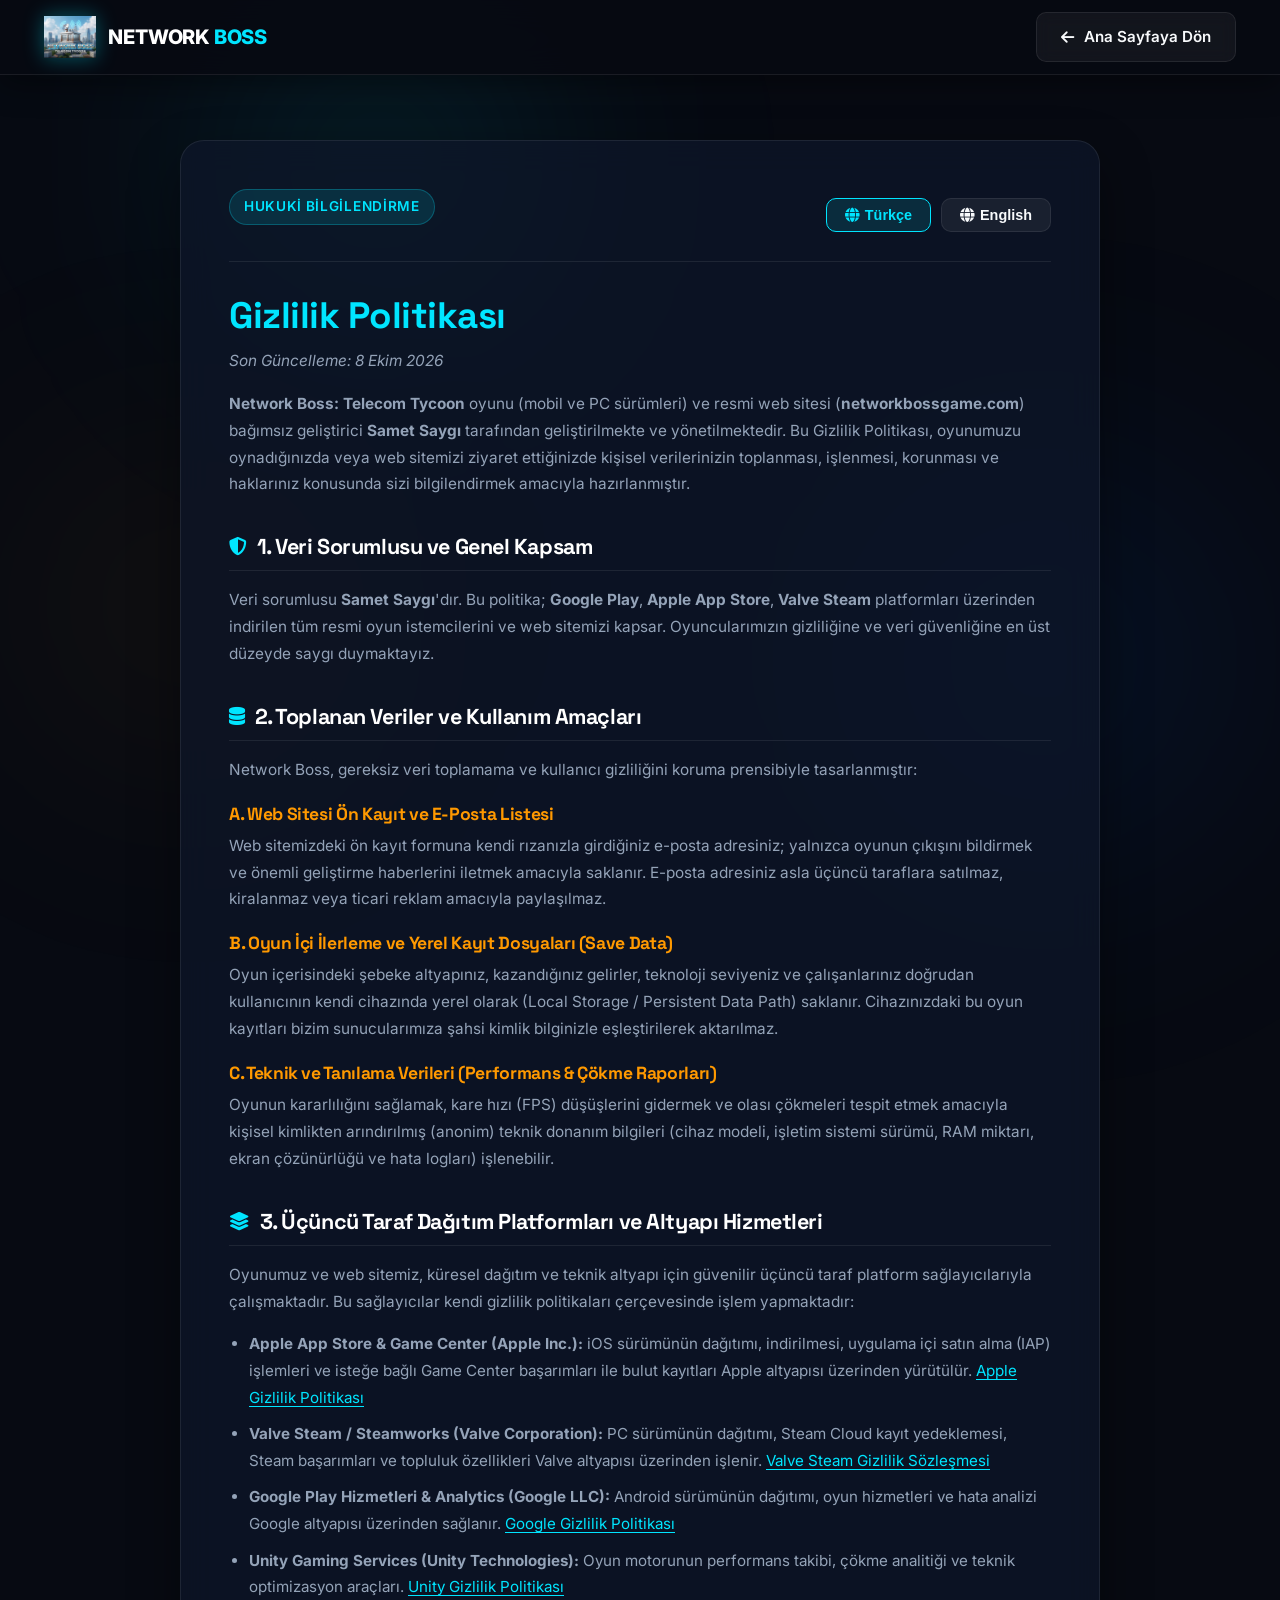
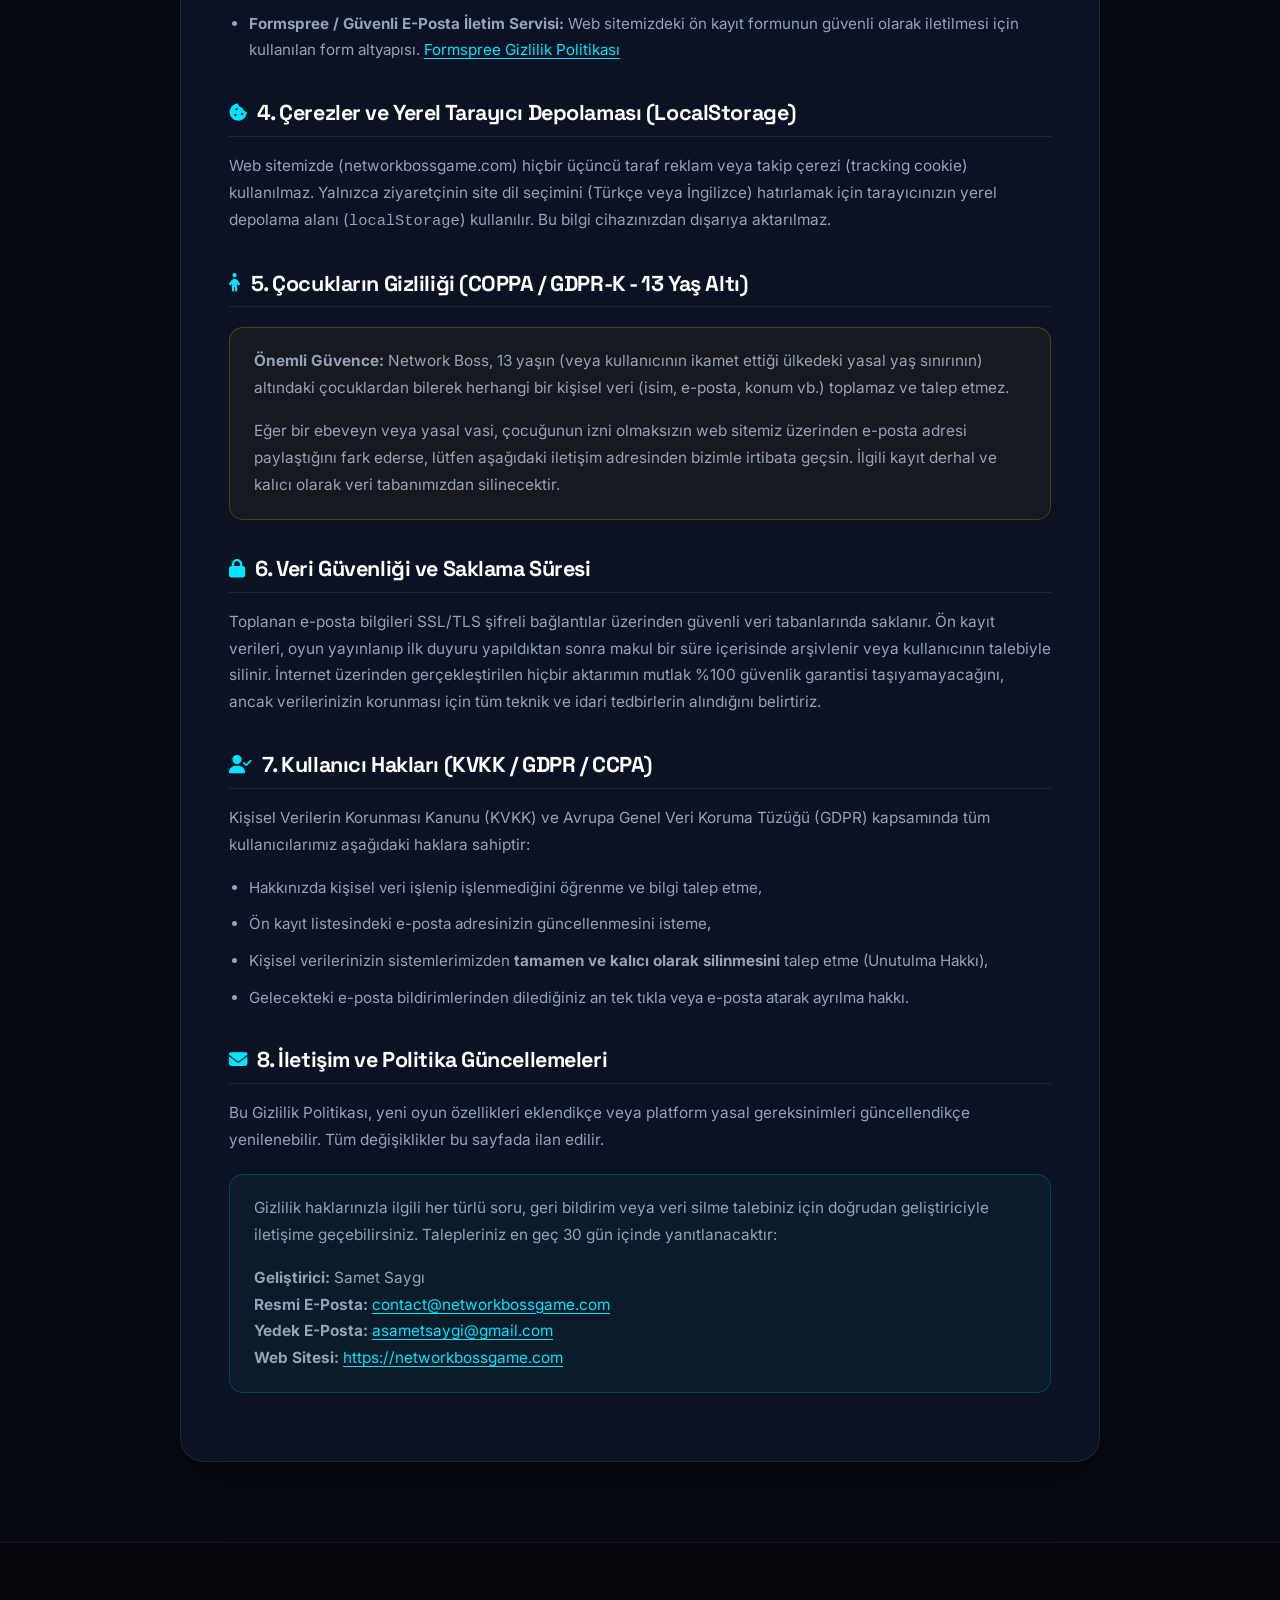
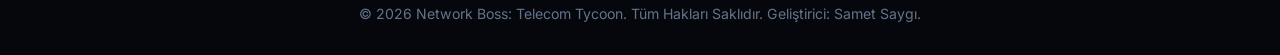
<file: privacy.html>
<!DOCTYPE html>
<html lang="tr">
<head>
    <meta charset="UTF-8">
    <meta name="viewport" content="width=device-width, initial-scale=1.0">
    <title id="pageTitle">Gizlilik Politikası | Network Boss: Telecom Tycoon</title>
    <link rel="icon" type="image/png" sizes="32x32" href="assets/img/favicon-32.png">
    
    <!-- Google Fonts -->
    <link rel="preconnect" href="https://fonts.googleapis.com">
    <link rel="preconnect" href="https://fonts.gstatic.com" crossorigin>
    <link href="https://fonts.googleapis.com/css2?family=Inter:wght@400;500;600;700;800&family=Space+Grotesk:wght@500;600;700;800&display=swap" rel="stylesheet">
    <link rel="stylesheet" href="https://cdnjs.cloudflare.com/ajax/libs/font-awesome/6.5.1/css/all.min.css">
    
    <!-- Stylesheet -->
    <link rel="stylesheet" href="assets/css/style.css?v=2.4">
    
    <style>
        .privacy-page {
            padding: 140px 0 80px;
            min-height: 100vh;
        }
        .privacy-card {
            background: var(--bg-card);
            border: 1px solid var(--border-glass);
            border-radius: 24px;
            padding: 48px;
            backdrop-filter: blur(16px);
            max-width: 920px;
            margin: 0 auto;
            box-shadow: 0 20px 50px rgba(0, 0, 0, 0.4);
        }
        .privacy-nav {
            display: flex;
            justify-content: space-between;
            align-items: center;
            margin-bottom: 32px;
            padding-bottom: 20px;
            border-bottom: 1px solid var(--border-glass);
            flex-wrap: wrap;
            gap: 16px;
        }
        .privacy-card h1 {
            font-size: 2.3rem;
            margin-bottom: 10px;
            color: var(--primary-cyan);
            letter-spacing: -0.5px;
        }
        .privacy-card h2 {
            font-size: 1.35rem;
            margin-top: 36px;
            margin-bottom: 16px;
            color: #fff;
            border-bottom: 1px solid var(--border-glass);
            padding-bottom: 10px;
            display: flex;
            align-items: center;
            gap: 10px;
        }
        .privacy-card h2 i {
            color: var(--primary-cyan);
            font-size: 1.15rem;
        }
        .privacy-card h3 {
            font-size: 1.1rem;
            margin-top: 20px;
            margin-bottom: 8px;
            color: var(--amber-copper);
        }
        .privacy-card p {
            color: var(--text-muted);
            margin-bottom: 16px;
            line-height: 1.75;
            font-size: 0.96rem;
        }
        .privacy-card ul {
            margin-left: 20px;
            margin-bottom: 22px;
            color: var(--text-muted);
            line-height: 1.75;
        }
        .privacy-card li {
            margin-bottom: 10px;
            font-size: 0.95rem;
        }
        .privacy-card a {
            color: var(--primary-cyan);
            text-decoration: underline;
            text-underline-offset: 3px;
            transition: var(--transition-fast);
        }
        .privacy-card a:hover {
            color: #fff;
        }
        .privacy-box {
            background: rgba(0, 240, 255, 0.04);
            border: 1px solid rgba(0, 240, 255, 0.18);
            border-radius: 14px;
            padding: 20px 24px;
            margin: 20px 0;
        }
        .privacy-box.warning {
            background: rgba(245, 158, 11, 0.05);
            border-color: rgba(245, 158, 11, 0.25);
        }
        .privacy-box p:last-child {
            margin-bottom: 0;
        }
        .lang-pills {
            display: flex;
            gap: 10px;
        }
        .lang-pill-btn {
            background: rgba(255, 255, 255, 0.06);
            border: 1px solid var(--border-glass);
            color: var(--text-main);
            padding: 8px 18px;
            border-radius: 10px;
            cursor: pointer;
            font-weight: 700;
            font-size: 0.9rem;
            transition: var(--transition-fast);
            display: inline-flex;
            align-items: center;
            gap: 6px;
        }
        .lang-pill-btn.active, .lang-pill-btn:hover {
            background: var(--primary-cyan-dim);
            border-color: var(--primary-cyan);
            color: var(--primary-cyan);
        }
        .policy-section {
            display: none;
            animation: fadeIn 0.3s ease;
        }
        .policy-section.active {
            display: block;
        }
        @keyframes fadeIn {
            from { opacity: 0; transform: translateY(6px); }
            to { opacity: 1; transform: translateY(0); }
        }
        @media (max-width: 768px) {
            .privacy-card {
                padding: 28px 20px;
            }
            .privacy-card h1 {
                font-size: 1.8rem;
            }
        }
    </style>
</head>
<body>

    <!-- Ambient Glows -->
    <div class="bg-ambient-glow ambient-1"></div>
    <div class="bg-ambient-glow ambient-2"></div>
    <div class="bg-ambient-glow ambient-3"></div>

    <!-- Header -->
    <header class="header scrolled">
        <div class="container nav-container">
            <a href="index.html" class="logo-group">
                <img src="assets/img/network-boss-main-logo.webp" alt="Network Boss Logo" class="nav-logo-img">
                <span class="nav-brand-title">NETWORK <span>BOSS</span></span>
            </a>
            <div class="nav-actions">
                <a href="index.html" class="btn btn-secondary" id="btnBackHome">
                    <i class="fas fa-arrow-left"></i> <span>Ana Sayfaya Dön</span>
                </a>
            </div>
        </div>
    </header>

    <main class="privacy-page">
        <div class="container">
            <div class="privacy-card">
                <div class="privacy-nav">
                    <div>
                        <span class="badge" id="legalBadge">HUKUKİ BİLGİLENDİRME</span>
                    </div>
                    <div class="lang-pills">
                        <button type="button" class="lang-pill-btn active" id="btnPolicyTr">
                            <i class="fas fa-globe"></i> Türkçe
                        </button>
                        <button type="button" class="lang-pill-btn" id="btnPolicyEn">
                            <i class="fas fa-globe"></i> English
                        </button>
                    </div>
                </div>

                <!-- ========================================================
                     TURKISH PRIVACY POLICY
                     ======================================================== -->
                <div class="policy-section active" id="policyTr">
                    <h1>Gizlilik Politikası</h1>
                    <p><em>Son Güncelleme: 8 Ekim 2026</em></p>
                    <p><strong>Network Boss: Telecom Tycoon</strong> oyunu (mobil ve PC sürümleri) ve resmi web sitesi (<strong>networkbossgame.com</strong>) bağımsız geliştirici <strong>Samet Saygı</strong> tarafından geliştirilmekte ve yönetilmektedir. Bu Gizlilik Politikası, oyunumuzu oynadığınızda veya web sitemizi ziyaret ettiğinizde kişisel verilerinizin toplanması, işlenmesi, korunması ve haklarınız konusunda sizi bilgilendirmek amacıyla hazırlanmıştır.</p>

                    <h2><i class="fas fa-shield-halved"></i> 1. Veri Sorumlusu ve Genel Kapsam</h2>
                    <p>Veri sorumlusu <strong>Samet Saygı</strong>'dır. Bu politika; <strong>Google Play</strong>, <strong>Apple App Store</strong>, <strong>Valve Steam</strong> platformları üzerinden indirilen tüm resmi oyun istemcilerini ve web sitemizi kapsar. Oyuncularımızın gizliliğine ve veri güvenliğine en üst düzeyde saygı duymaktayız.</p>

                    <h2><i class="fas fa-database"></i> 2. Toplanan Veriler ve Kullanım Amaçları</h2>
                    <p>Network Boss, gereksiz veri toplamama ve kullanıcı gizliliğini koruma prensibiyle tasarlanmıştır:</p>
                    
                    <h3>A. Web Sitesi Ön Kayıt ve E-Posta Listesi</h3>
                    <p>Web sitemizdeki ön kayıt formuna kendi rızanızla girdiğiniz e-posta adresiniz; yalnızca oyunun çıkışını bildirmek ve önemli geliştirme haberlerini iletmek amacıyla saklanır. E-posta adresiniz asla üçüncü taraflara satılmaz, kiralanmaz veya ticari reklam amacıyla paylaşılmaz.</p>

                    <h3>B. Oyun İçi İlerleme ve Yerel Kayıt Dosyaları (Save Data)</h3>
                    <p>Oyun içerisindeki şebeke altyapınız, kazandığınız gelirler, teknoloji seviyeniz ve çalışanlarınız doğrudan kullanıcının kendi cihazında yerel olarak (Local Storage / Persistent Data Path) saklanır. Cihazınızdaki bu oyun kayıtları bizim sunucularımıza şahsi kimlik bilginizle eşleştirilerek aktarılmaz.</p>

                    <h3>C. Teknik ve Tanılama Verileri (Performans & Çökme Raporları)</h3>
                    <p>Oyunun kararlılığını sağlamak, kare hızı (FPS) düşüşlerini gidermek ve olası çökmeleri tespit etmek amacıyla kişisel kimlikten arındırılmış (anonim) teknik donanım bilgileri (cihaz modeli, işletim sistemi sürümü, RAM miktarı, ekran çözünürlüğü ve hata logları) işlenebilir.</p>

                    <h2><i class="fas fa-layer-group"></i> 3. Üçüncü Taraf Dağıtım Platformları ve Altyapı Hizmetleri</h2>
                    <p>Oyunumuz ve web sitemiz, küresel dağıtım ve teknik altyapı için güvenilir üçüncü taraf platform sağlayıcılarıyla çalışmaktadır. Bu sağlayıcılar kendi gizlilik politikaları çerçevesinde işlem yapmaktadır:</p>
                    <ul>
                        <li>
                            <strong>Apple App Store & Game Center (Apple Inc.):</strong> iOS sürümünün dağıtımı, indirilmesi, uygulama içi satın alma (IAP) işlemleri ve isteğe bağlı Game Center başarımları ile bulut kayıtları Apple altyapısı üzerinden yürütülür. 
                            <a href="https://www.apple.com/legal/privacy/" target="_blank" rel="noopener noreferrer">Apple Gizlilik Politikası</a>
                        </li>
                        <li>
                            <strong>Valve Steam / Steamworks (Valve Corporation):</strong> PC sürümünün dağıtımı, Steam Cloud kayıt yedeklemesi, Steam başarımları ve topluluk özellikleri Valve altyapısı üzerinden işlenir.
                            <a href="https://store.steampowered.com/privacy_agreement/" target="_blank" rel="noopener noreferrer">Valve Steam Gizlilik Sözleşmesi</a>
                        </li>
                        <li>
                            <strong>Google Play Hizmetleri & Analytics (Google LLC):</strong> Android sürümünün dağıtımı, oyun hizmetleri ve hata analizi Google altyapısı üzerinden sağlanır.
                            <a href="https://policies.google.com/privacy" target="_blank" rel="noopener noreferrer">Google Gizlilik Politikası</a>
                        </li>
                        <li>
                            <strong>Unity Gaming Services (Unity Technologies):</strong> Oyun motorunun performans takibi, çökme analitiği ve teknik optimizasyon araçları.
                            <a href="https://unity.com/legal/privacy-policy" target="_blank" rel="noopener noreferrer">Unity Gizlilik Politikası</a>
                        </li>
                        <li>
                            <strong>Formspree / Güvenli E-Posta İletim Servisi:</strong> Web sitemizdeki ön kayıt formunun güvenli olarak iletilmesi için kullanılan form altyapısı.
                            <a href="https://formspree.io/legal/privacy-policy" target="_blank" rel="noopener noreferrer">Formspree Gizlilik Politikası</a>
                        </li>
                    </ul>

                    <h2><i class="fas fa-cookie-bite"></i> 4. Çerezler ve Yerel Tarayıcı Depolaması (LocalStorage)</h2>
                    <p>Web sitemizde (networkbossgame.com) hiçbir üçüncü taraf reklam veya takip çerezi (tracking cookie) kullanılmaz. Yalnızca ziyaretçinin site dil seçimini (Türkçe veya İngilizce) hatırlamak için tarayıcınızın yerel depolama alanı (<code>localStorage</code>) kullanılır. Bu bilgi cihazınızdan dışarıya aktarılmaz.</p>

                    <h2><i class="fas fa-child"></i> 5. Çocukların Gizliliği (COPPA / GDPR-K - 13 Yaş Altı)</h2>
                    <div class="privacy-box warning">
                        <p><strong>Önemli Güvence:</strong> Network Boss, 13 yaşın (veya kullanıcının ikamet ettiği ülkedeki yasal yaş sınırının) altındaki çocuklardan bilerek herhangi bir kişisel veri (isim, e-posta, konum vb.) toplamaz ve talep etmez.</p>
                        <p>Eğer bir ebeveyn veya yasal vasi, çocuğunun izni olmaksızın web sitemiz üzerinden e-posta adresi paylaştığını fark ederse, lütfen aşağıdaki iletişim adresinden bizimle irtibata geçsin. İlgili kayıt derhal ve kalıcı olarak veri tabanımızdan silinecektir.</p>
                    </div>

                    <h2><i class="fas fa-lock"></i> 6. Veri Güvenliği ve Saklama Süresi</h2>
                    <p>Toplanan e-posta bilgileri SSL/TLS şifreli bağlantılar üzerinden güvenli veri tabanlarında saklanır. Ön kayıt verileri, oyun yayınlanıp ilk duyuru yapıldıktan sonra makul bir süre içerisinde arşivlenir veya kullanıcının talebiyle silinir. İnternet üzerinden gerçekleştirilen hiçbir aktarımın mutlak %100 güvenlik garantisi taşıyamayacağını, ancak verilerinizin korunması için tüm teknik ve idari tedbirlerin alındığını belirtiriz.</p>

                    <h2><i class="fas fa-user-check"></i> 7. Kullanıcı Hakları (KVKK / GDPR / CCPA)</h2>
                    <p>Kişisel Verilerin Korunması Kanunu (KVKK) ve Avrupa Genel Veri Koruma Tüzüğü (GDPR) kapsamında tüm kullanıcılarımız aşağıdaki haklara sahiptir:</p>
                    <ul>
                        <li>Hakkınızda kişisel veri işlenip işlenmediğini öğrenme ve bilgi talep etme,</li>
                        <li>Ön kayıt listesindeki e-posta adresinizin güncellenmesini isteme,</li>
                        <li>Kişisel verilerinizin sistemlerimizden <strong>tamamen ve kalıcı olarak silinmesini</strong> talep etme (Unutulma Hakkı),</li>
                        <li>Gelecekteki e-posta bildirimlerinden dilediğiniz an tek tıkla veya e-posta atarak ayrılma hakkı.</li>
                    </ul>

                    <h2><i class="fas fa-envelope"></i> 8. İletişim ve Politika Güncellemeleri</h2>
                    <p>Bu Gizlilik Politikası, yeni oyun özellikleri eklendikçe veya platform yasal gereksinimleri güncellendikçe yenilenebilir. Tüm değişiklikler bu sayfada ilan edilir.</p>
                    <div class="privacy-box">
                        <p>Gizlilik haklarınızla ilgili her türlü soru, geri bildirim veya veri silme talebiniz için doğrudan geliştiriciyle iletişime geçebilirsiniz. Talepleriniz en geç 30 gün içinde yanıtlanacaktır:</p>
                        <p style="margin-top: 10px;">
                            <strong>Geliştirici:</strong> Samet Saygı<br>
                            <strong>Resmi E-Posta:</strong> <a href="mailto:contact@networkbossgame.com">contact@networkbossgame.com</a><br>
                            <strong>Yedek E-Posta:</strong> <a href="mailto:asametsaygi@gmail.com">asametsaygi@gmail.com</a><br>
                            <strong>Web Sitesi:</strong> <a href="https://networkbossgame.com">https://networkbossgame.com</a>
                        </p>
                    </div>
                </div>

                <!-- ========================================================
                     ENGLISH PRIVACY POLICY
                     ======================================================== -->
                <div class="policy-section" id="policyEn">
                    <h1>Privacy Policy</h1>
                    <p><em>Last updated: October 8, 2026</em></p>
                    <p><strong>Network Boss: Telecom Tycoon</strong> (the "Game", covering mobile and PC editions) and the official website (<strong>networkbossgame.com</strong>) are developed and operated by independent game developer <strong>Samet Saygı</strong> ("we", "us", or "our"). This Privacy Policy explains our practices regarding the collection, use, disclosure, and protection of your personal information when you play our game or visit our website.</p>

                    <h2><i class="fas fa-shield-halved"></i> 1. Data Controller & Scope</h2>
                    <p>The data controller is <strong>Samet Saygı</strong>. This policy applies to all official game releases distributed via <strong>Apple App Store</strong>, <strong>Valve Steam</strong>, and <strong>Google Play</strong>, as well as our official website. We are firmly committed to respecting player privacy and protecting personal data.</p>

                    <h2><i class="fas fa-database"></i> 2. Information We Collect and How We Use It</h2>
                    <p>Network Boss is intentionally designed with data minimization in mind:</p>

                    <h3>A. Website Pre-Registration & Email Newsletter</h3>
                    <p>When you voluntarily enter your email address in our website's pre-registration form, we collect and store it solely to send game launch announcements and major development updates. We never sell, rent, or monetize your email with third-party advertisers or data brokers.</p>

                    <h3>B. In-Game Progress & Local Save Files</h3>
                    <p>Your network infrastructure layouts, revenue figures, research unlocks, and staff assignments are stored strictly locally on your device (Persistent Data Path / Local Storage). Your gameplay saves are not uploaded to our proprietary servers linked to your personal identity.</p>

                    <h3>C. Technical & Diagnostic Performance Data</h3>
                    <p>To ensure game stability, resolve frame drops, and diagnose potential crash logs, non-personally identifiable diagnostic information (device model, operating system version, available RAM, display resolution, and anonymous crash stack traces) may be processed.</p>

                    <h2><i class="fas fa-layer-group"></i> 3. Third-Party Distribution Platforms and Services</h2>
                    <p>Our game and website integrate with industry-leading third-party platforms for global game distribution, cloud synchronization, and technical diagnostics. These providers process data according to their respective privacy policies:</p>
                    <ul>
                        <li>
                            <strong>Apple App Store & Game Center (Apple Inc.):</strong> iOS application distribution, in-app purchases (IAP), and optional Game Center achievements and cloud sync are handled by Apple.
                            <a href="https://www.apple.com/legal/privacy/" target="_blank" rel="noopener noreferrer">Apple Privacy Policy</a>
                        </li>
                        <li>
                            <strong>Valve Steam / Steamworks (Valve Corporation):</strong> PC game distribution, Steam Cloud save backups, Steam achievements, and community features are processed by Valve.
                            <a href="https://store.steampowered.com/privacy_agreement/" target="_blank" rel="noopener noreferrer">Valve Steam Privacy Agreement</a>
                        </li>
                        <li>
                            <strong>Google Play Services & Analytics (Google LLC):</strong> Android distribution, billing infrastructure, and diagnostic crash tracking are operated by Google.
                            <a href="https://policies.google.com/privacy" target="_blank" rel="noopener noreferrer">Google Privacy Policy</a>
                        </li>
                        <li>
                            <strong>Unity Gaming Services (Unity Technologies):</strong> Game engine runtime performance analytics, crash reporting, and rendering optimization.
                            <a href="https://unity.com/legal/privacy-policy" target="_blank" rel="noopener noreferrer">Unity Privacy Policy</a>
                        </li>
                        <li>
                            <strong>Formspree / Secure Email Dispatch Service:</strong> Secure form processing and database storage used for our pre-registration web portal.
                            <a href="https://formspree.io/legal/privacy-policy" target="_blank" rel="noopener noreferrer">Formspree Privacy Policy</a>
                        </li>
                    </ul>

                    <h2><i class="fas fa-cookie-bite"></i> 4. Cookies and Local Browser Storage</h2>
                    <p>Our website (networkbossgame.com) does not use any third-party tracking or behavioral advertising cookies. We only utilize your browser's local storage (<code>localStorage</code>) to remember your preferred language selection (Turkish or English). This value remains strictly on your local device.</p>

                    <h2><i class="fas fa-child"></i> 5. Children's Privacy (COPPA / GDPR-K - Under 13)</h2>
                    <div class="privacy-box warning">
                        <p><strong>Protection of Minors:</strong> Network Boss does not knowingly collect or solicit any personal information from children under 13 years of age (or the applicable age limit in your jurisdiction).</p>
                        <p>If you are a parent or legal guardian and discover that your child has submitted an email address on our website without your consent, please contact us immediately. We will promptly and permanently purge the corresponding record from our database.</p>
                    </div>

                    <h2><i class="fas fa-lock"></i> 6. Data Security and Retention</h2>
                    <p>All collected email records are transmitted over SSL/TLS encrypted connections and stored in secure cloud databases. Pre-registration emails are retained only as long as needed for launch announcements and development updates, or until you request deletion. While no electronic transmission over the Internet is 100% impenetrable, we employ industry-standard administrative and technical safeguards to protect your information.</p>

                    <h2><i class="fas fa-user-check"></i> 7. Your Rights (GDPR / CCPA / KVKK)</h2>
                    <p>Depending on your jurisdiction, you are entitled to the following privacy rights regarding your personal data:</p>
                    <ul>
                        <li>The right to request access to the personal data we hold about you,</li>
                        <li>The right to request correction of inaccurate or outdated information,</li>
                        <li>The right to request <strong>permanent deletion (Right to be Forgotten)</strong> of your email address,</li>
                        <li>The right to withdraw your consent or opt out of pre-registration email announcements at any time.</li>
                    </ul>

                    <h2><i class="fas fa-envelope"></i> 8. Contact Us & Policy Updates</h2>
                    <p>We may periodically update this Privacy Policy to reflect platform policy modifications or new game capabilities. Material updates will always be published on this page with an updated revision date.</p>
                    <div class="privacy-box">
                        <p>If you have any questions, feedback, or data removal requests regarding this Privacy Policy, please reach out to the developer directly. Requests are resolved within 30 days:</p>
                        <p style="margin-top: 10px;">
                            <strong>Developer:</strong> Samet Saygı<br>
                            <strong>Official Email:</strong> <a href="mailto:contact@networkbossgame.com">contact@networkbossgame.com</a><br>
                            <strong>Secondary Email:</strong> <a href="mailto:asametsaygi@gmail.com">asametsaygi@gmail.com</a><br>
                            <strong>Website:</strong> <a href="https://networkbossgame.com">https://networkbossgame.com</a>
                        </p>
                    </div>
                </div>
            </div>
        </div>
    </main>

    <footer class="footer">
        <div class="container" style="text-align: center; color: var(--text-dim); font-size: 0.88rem;" id="footerText">
            &copy; 2026 Network Boss: Telecom Tycoon. Tüm Hakları Saklıdır. Geliştirici: Samet Saygı.
        </div>
    </footer>

    <script>
        const btnTr = document.getElementById('btnPolicyTr');
        const btnEn = document.getElementById('btnPolicyEn');
        const secTr = document.getElementById('policyTr');
        const secEn = document.getElementById('policyEn');
        const pageTitle = document.getElementById('pageTitle');
        const legalBadge = document.getElementById('legalBadge');
        const btnBackHome = document.getElementById('btnBackHome');
        const footerText = document.getElementById('footerText');

        function setLanguage(lang) {
            localStorage.setItem('nb_lang', lang);
            document.documentElement.lang = lang;

            if (lang === 'en') {
                btnEn.classList.add('active');
                btnTr.classList.remove('active');
                secEn.classList.add('active');
                secTr.classList.remove('active');

                pageTitle.textContent = 'Privacy Policy | Network Boss: Telecom Tycoon';
                legalBadge.textContent = 'LEGAL DOCUMENTATION';
                btnBackHome.innerHTML = '<i class="fas fa-arrow-left"></i> <span>Back to Home</span>';
                footerText.innerHTML = '&copy; 2026 Network Boss: Telecom Tycoon. All Rights Reserved. Developed by Samet Saygı.';
            } else {
                btnTr.classList.add('active');
                btnEn.classList.remove('active');
                secTr.classList.add('active');
                secEn.classList.remove('active');

                pageTitle.textContent = 'Gizlilik Politikası | Network Boss: Telecom Tycoon';
                legalBadge.textContent = 'HUKUKİ BİLGİLENDİRME';
                btnBackHome.innerHTML = '<i class="fas fa-arrow-left"></i> <span>Ana Sayfaya Dön</span>';
                footerText.innerHTML = '&copy; 2026 Network Boss: Telecom Tycoon. Tüm Hakları Saklıdır. Geliştirici: Samet Saygı.';
            }
        }

        btnTr.addEventListener('click', () => setLanguage('tr'));
        btnEn.addEventListener('click', () => setLanguage('en'));

        // Restore language preference from main site
        const savedLang = localStorage.getItem('nb_lang') || 'tr';
        setLanguage(savedLang);
    </script>
</body>
</html>
</file>
<file: assets/css/style.css>
/* ==========================================================================
   NETWORK BOSS: TELECOM TYCOON — OFFICIAL WEBSITE STYLESHEET
   Theme: Cyber-Fiber Glassmorphism (Neon Cyan & Electric Blue & Amber Signal)
   ========================================================================== */

:root {
    --bg-dark: #070a12;
    --bg-card: rgba(14, 23, 42, 0.72);
    --bg-card-hover: rgba(20, 32, 58, 0.85);
    --bg-card-solid: #0d1527;
    
    --primary-cyan: #00e5ff;
    --primary-cyan-glow: rgba(0, 229, 255, 0.35);
    --primary-cyan-dim: rgba(0, 229, 255, 0.12);
    
    --electric-blue: #0066ff;
    --electric-blue-glow: rgba(0, 102, 255, 0.35);
    
    --amber-copper: #ff9900;
    --amber-glow: rgba(255, 153, 0, 0.35);
    
    --signal-green: #10b981;
    --signal-red: #ef4444;
    
    --text-main: #f8fafc;
    --text-muted: #94a3b8;
    --text-dim: #64748b;
    
    --border-glass: rgba(255, 255, 255, 0.08);
    --border-glow: rgba(0, 229, 255, 0.25);
    
    --font-heading: 'Space Grotesk', system-ui, -apple-system, sans-serif;
    --font-body: 'Inter', system-ui, -apple-system, sans-serif;
    
    --transition-fast: 0.2s ease;
    --transition-normal: 0.3s cubic-bezier(0.16, 1, 0.3, 1);
}

/* Base & Reset */
* {
    margin: 0;
    padding: 0;
    box-sizing: border-box;
}

html {
    scroll-behavior: smooth;
    font-size: 16px;
    background-color: var(--bg-dark);
}

body {
    background-color: var(--bg-dark);
    color: var(--text-main);
    font-family: var(--font-body);
    line-height: 1.6;
    overflow-x: hidden;
    position: relative;
    min-height: 100vh;
}

/* Background Canvas / Mesh & Blur Overlay */
#fiberCanvas {
    position: fixed;
    top: 0;
    left: 0;
    width: 100%;
    height: 100%;
    z-index: 0;
    pointer-events: none;
    opacity: 0.45;
}

.bg-ambient-glow {
    position: fixed;
    border-radius: 50%;
    filter: blur(120px);
    z-index: 0;
    pointer-events: none;
}

.ambient-1 {
    top: -10%;
    left: 10%;
    width: 500px;
    height: 500px;
    background: radial-gradient(circle, rgba(0, 229, 255, 0.15) 0%, transparent 70%);
}

.ambient-2 {
    top: 40%;
    right: -5%;
    width: 600px;
    height: 600px;
    background: radial-gradient(circle, rgba(0, 102, 255, 0.12) 0%, transparent 70%);
}

.ambient-3 {
    bottom: 5%;
    left: -5%;
    width: 500px;
    height: 500px;
    background: radial-gradient(circle, rgba(255, 153, 0, 0.08) 0%, transparent 70%);
}

/* Typography Helpers */
h1, h2, h3, h4, h5, h6 {
    font-family: var(--font-heading);
    color: var(--text-main);
    font-weight: 700;
    letter-spacing: -0.02em;
    line-height: 1.2;
}

a {
    color: var(--primary-cyan);
    text-decoration: none;
    transition: var(--transition-fast);
}

img {
    max-width: 100%;
    height: auto;
    display: block;
}

.container {
    width: 100%;
    max-width: 1240px;
    margin: 0 auto;
    padding: 0 24px;
    position: relative;
    z-index: 2;
}

.section-header {
    text-align: center;
    max-width: 760px;
    margin: 0 auto 60px;
}

.badge {
    display: inline-flex;
    align-items: center;
    gap: 8px;
    padding: 6px 14px;
    border-radius: 999px;
    font-size: 0.85rem;
    font-weight: 600;
    letter-spacing: 0.05em;
    text-transform: uppercase;
    background: var(--primary-cyan-dim);
    color: var(--primary-cyan);
    border: 1px solid var(--border-glow);
    margin-bottom: 16px;
}

.badge-amber {
    background: rgba(255, 153, 0, 0.12);
    color: var(--amber-copper);
    border-color: rgba(255, 153, 0, 0.25);
}

.section-title {
    font-size: clamp(2rem, 4vw, 2.75rem);
    margin-bottom: 16px;
}

.gradient-text {
    background: linear-gradient(135deg, #ffffff 20%, var(--primary-cyan) 80%);
    -webkit-background-clip: text;
    -webkit-text-fill-color: transparent;
}

.gradient-amber {
    background: linear-gradient(135deg, #ffffff 20%, var(--amber-copper) 80%);
    -webkit-background-clip: text;
    -webkit-text-fill-color: transparent;
}

.section-subtitle {
    font-size: 1.1rem;
    color: var(--text-muted);
}

/* ==========================================================================
   HEADER & NAVBAR
   ========================================================================== */
.header {
    position: fixed;
    top: 0;
    left: 0;
    width: 100%;
    z-index: 1000;
    transition: var(--transition-normal);
    padding: 18px 0;
}

.header.scrolled {
    background: rgba(7, 10, 18, 0.88);
    backdrop-filter: blur(16px);
    -webkit-backdrop-filter: blur(16px);
    border-bottom: 1px solid var(--border-glass);
    padding: 12px 0;
    box-shadow: 0 8px 32px rgba(0, 0, 0, 0.4);
}

.nav-container {
    display: flex;
    align-items: center;
    justify-content: space-between;
    gap: 36px;
}

.logo-group {
    display: flex;
    align-items: center;
    gap: 12px;
    flex-shrink: 0;
    white-space: nowrap;
}

.nav-logo-img {
    height: 42px;
    width: auto;
    filter: drop-shadow(0 0 10px var(--primary-cyan-glow));
    flex-shrink: 0;
}

.nav-brand-title {
    font-size: 1.25rem;
    font-weight: 800;
    color: #fff;
    letter-spacing: -0.01em;
    white-space: nowrap;
}

.nav-brand-title span {
    color: var(--primary-cyan);
}

nav {
    display: flex;
    align-items: center;
    justify-content: center;
    flex: 1;
    min-width: 0;
}

.nav-links {
    display: flex;
    align-items: center;
    list-style: none;
    gap: clamp(10px, 1.4vw, 22px);
    white-space: nowrap;
}

.nav-link {
    color: var(--text-muted);
    font-weight: 500;
    font-size: 0.88rem;
    transition: var(--transition-fast);
    position: relative;
    padding: 4px 0;
    white-space: nowrap;
}

.nav-link:hover {
    color: var(--primary-cyan);
}

.nav-link::after {
    content: '';
    position: absolute;
    bottom: -2px;
    left: 0;
    width: 0;
    height: 2px;
    background: var(--primary-cyan);
    transition: var(--transition-fast);
    box-shadow: 0 0 8px var(--primary-cyan);
}

.nav-link:hover::after {
    width: 100%;
}

.nav-actions {
    display: flex;
    align-items: center;
    gap: 14px;
    flex-shrink: 0;
    white-space: nowrap;
}

/* Language Toggle Button */
.lang-toggle-btn {
    display: flex;
    align-items: center;
    gap: 6px;
    background: rgba(255, 255, 255, 0.06);
    border: 1px solid var(--border-glass);
    color: var(--text-main);
    padding: 7px 14px;
    border-radius: 8px;
    font-size: 0.85rem;
    font-weight: 700;
    cursor: pointer;
    transition: var(--transition-fast);
}

.lang-toggle-btn:hover {
    background: var(--primary-cyan-dim);
    border-color: var(--border-glow);
    color: var(--primary-cyan);
}

.lang-toggle-btn i {
    font-size: 0.95rem;
    color: var(--primary-cyan);
}

/* Mobile Toggle */
.mobile-nav-toggle {
    display: none;
    background: transparent;
    border: none;
    color: #fff;
    font-size: 1.5rem;
    cursor: pointer;
}

/* ==========================================================================
   BUTTONS
   ========================================================================== */
.btn {
    display: inline-flex;
    align-items: center;
    justify-content: center;
    gap: 10px;
    padding: 12px 24px;
    border-radius: 10px;
    font-weight: 600;
    font-size: 0.95rem;
    cursor: pointer;
    transition: var(--transition-normal);
    border: 1px solid transparent;
}

.btn-primary {
    background: linear-gradient(135deg, var(--primary-cyan) 0%, #00a2ff 100%);
    color: #030816;
    box-shadow: 0 4px 20px var(--primary-cyan-glow);
    font-weight: 700;
}

.btn-primary:hover {
    transform: translateY(-2px);
    box-shadow: 0 8px 30px rgba(0, 229, 255, 0.6);
    color: #000;
}

.btn-secondary {
    background: rgba(255, 255, 255, 0.05);
    border-color: var(--border-glass);
    color: var(--text-main);
    backdrop-filter: blur(8px);
}

.btn-secondary:hover {
    background: rgba(255, 255, 255, 0.1);
    border-color: var(--border-glow);
    color: var(--primary-cyan);
    transform: translateY(-2px);
}

.btn-amber {
    background: linear-gradient(135deg, var(--amber-copper) 0%, #e67e00 100%);
    color: #090600;
    box-shadow: 0 4px 20px var(--amber-glow);
    font-weight: 700;
}

.btn-amber:hover {
    transform: translateY(-2px);
    box-shadow: 0 8px 30px rgba(255, 153, 0, 0.6);
}

/* Store Badges */
.store-badges {
    display: flex;
    flex-wrap: wrap;
    gap: 14px;
    align-items: center;
}

.store-badge {
    display: inline-flex;
    align-items: center;
    gap: 12px;
    padding: 10px 20px;
    background: rgba(14, 23, 42, 0.7);
    border: 1px solid var(--border-glass);
    border-radius: 12px;
    color: #fff;
    backdrop-filter: blur(10px);
    transition: var(--transition-normal);
}

.store-badge i {
    font-size: 1.5rem;
    color: var(--primary-cyan);
}

.store-badge-text {
    display: flex;
    flex-direction: column;
    text-align: left;
    line-height: 1.1;
}

.store-badge-sub {
    font-size: 0.68rem;
    color: var(--text-muted);
    text-transform: uppercase;
    letter-spacing: 0.05em;
}

.store-badge-main {
    font-size: 1rem;
    font-weight: 700;
}

.store-badge:hover {
    background: var(--primary-cyan-dim);
    border-color: var(--primary-cyan);
    transform: translateY(-3px);
    box-shadow: 0 8px 24px var(--primary-cyan-glow);
}

/* ==========================================================================
   HERO SECTION
   ========================================================================== */
.hero-section {
    padding-top: 140px;
    padding-bottom: 80px;
    position: relative;
    overflow: hidden;
}

.hero-grid {
    display: grid;
    grid-template-columns: 1.15fr 0.85fr;
    gap: 48px;
    align-items: center;
}

.hero-content {
    position: relative;
    z-index: 2;
}

.hero-title {
    font-size: clamp(2.4rem, 5vw, 3.8rem);
    margin-bottom: 20px;
    font-weight: 800;
}

.hero-description {
    font-size: 1.15rem;
    color: var(--text-muted);
    margin-bottom: 32px;
    line-height: 1.7;
    max-width: 580px;
}

.hero-ctas {
    display: flex;
    flex-direction: column;
    gap: 20px;
}

.hero-media-wrapper {
    position: relative;
    display: flex;
    justify-content: center;
    align-items: center;
}

.hero-poster-frame {
    position: relative;
    width: 100%;
    max-width: 440px;
    border-radius: 24px;
    overflow: hidden;
    box-shadow: 0 20px 60px rgba(0, 0, 0, 0.8), 0 0 40px var(--primary-cyan-glow);
    border: 2px solid rgba(0, 229, 255, 0.3);
    transition: var(--transition-normal);
}

.hero-poster-frame:hover {
    transform: translateY(-6px) scale(1.02);
    box-shadow: 0 25px 80px rgba(0, 0, 0, 0.9), 0 0 60px var(--primary-cyan-glow);
}

.hero-poster-img {
    width: 100%;
    display: block;
}

/* Sinyal Radar Halkaları */
.radar-ring {
    position: absolute;
    top: 50%;
    left: 50%;
    transform: translate(-50%, -50%);
    border-radius: 50%;
    border: 1px dashed rgba(0, 229, 255, 0.2);
    pointer-events: none;
    z-index: -1;
    animation: radarPulse 6s linear infinite;
}

.ring-1 { width: 340px; height: 340px; animation-delay: 0s; }
.ring-2 { width: 480px; height: 480px; animation-delay: 2s; }
.ring-3 { width: 620px; height: 620px; animation-delay: 4s; }

@keyframes radarPulse {
    0% { transform: translate(-50%, -50%) scale(0.85); opacity: 0.6; }
    50% { opacity: 0.2; }
    100% { transform: translate(-50%, -50%) scale(1.2); opacity: 0; }
}

/* ==========================================================================
   METRICS TICKER
   ========================================================================== */
.metrics-section {
    padding: 30px 0;
    margin-bottom: 60px;
}

.metrics-bar {
    background: rgba(14, 23, 42, 0.6);
    border: 1px solid var(--border-glass);
    border-radius: 16px;
    backdrop-filter: blur(12px);
    display: grid;
    grid-template-columns: repeat(4, 1fr);
    padding: 28px 16px;
    text-align: center;
    position: relative;
    box-shadow: 0 10px 30px rgba(0, 0, 0, 0.3);
}

.metric-item {
    position: relative;
    padding: 0 16px;
}

.metric-item:not(:last-child)::after {
    content: '';
    position: absolute;
    right: 0;
    top: 20%;
    height: 60%;
    width: 1px;
    background: var(--border-glass);
}

.metric-val {
    font-size: 2.2rem;
    font-weight: 800;
    font-family: var(--font-heading);
    color: var(--primary-cyan);
    line-height: 1.1;
    margin-bottom: 6px;
}

.metric-lbl {
    font-size: 0.9rem;
    color: var(--text-muted);
    font-weight: 500;
}

/* ==========================================================================
   5-STEP CORE LOOP SECTION
   ========================================================================== */
.loop-section {
    padding: 70px 0;
    position: relative;
}

.loop-grid {
    display: grid;
    grid-template-columns: repeat(auto-fit, minmax(210px, 1fr));
    gap: 20px;
    position: relative;
}

.loop-card {
    background: var(--bg-card);
    border: 1px solid var(--border-glass);
    border-radius: 20px;
    padding: 26px 20px;
    backdrop-filter: blur(14px);
    transition: var(--transition-normal);
    position: relative;
    display: flex;
    flex-direction: column;
}

.loop-card:hover {
    transform: translateY(-6px);
    border-color: var(--border-glow);
    box-shadow: 0 16px 36px rgba(0, 0, 0, 0.4), 0 0 20px var(--primary-cyan-dim);
}

.loop-header {
    display: flex;
    justify-content: space-between;
    align-items: center;
    margin-bottom: 16px;
}

.loop-num {
    font-family: var(--font-heading);
    font-size: 1.9rem;
    font-weight: 800;
    color: rgba(0, 229, 255, 0.35);
    line-height: 1;
}

.loop-icon {
    width: 44px;
    height: 44px;
    border-radius: 12px;
    background: var(--primary-cyan-dim);
    border: 1px solid var(--border-glow);
    display: flex;
    align-items: center;
    justify-content: center;
    font-size: 1.25rem;
    color: var(--primary-cyan);
}

.loop-title {
    font-size: 1.15rem;
    font-weight: 700;
    margin-bottom: 10px;
    color: #fff;
}

.loop-desc {
    font-size: 0.88rem;
    color: var(--text-muted);
    line-height: 1.55;
}

/* ==========================================================================
   CORE FEATURES GRID (EXPANDED)
   ========================================================================== */
.features-section {
    padding: 80px 0;
}

.features-grid {
    display: grid;
    grid-template-columns: repeat(auto-fit, minmax(320px, 1fr));
    gap: 26px;
}

.feature-tag {
    display: inline-block;
    padding: 3px 10px;
    border-radius: 999px;
    font-size: 0.7rem;
    font-weight: 700;
    text-transform: uppercase;
    letter-spacing: 0.05em;
    margin-bottom: 16px;
    background: rgba(255, 255, 255, 0.06);
    border: 1px solid var(--border-glass);
    color: var(--primary-cyan);
}

.feature-card {
    background: var(--bg-card);
    border: 1px solid var(--border-glass);
    border-radius: 20px;
    padding: 32px 28px;
    backdrop-filter: blur(14px);
    transition: var(--transition-normal);
    position: relative;
    overflow: hidden;
}

.feature-card::before {
    content: '';
    position: absolute;
    top: 0;
    left: 0;
    width: 100%;
    height: 3px;
    background: linear-gradient(90deg, transparent, var(--primary-cyan), transparent);
    opacity: 0;
    transition: var(--transition-normal);
}

.feature-card:hover {
    background: var(--bg-card-hover);
    border-color: var(--border-glow);
    transform: translateY(-6px);
    box-shadow: 0 16px 40px rgba(0, 0, 0, 0.4), 0 0 20px rgba(0, 229, 255, 0.1);
}

.feature-card:hover::before {
    opacity: 1;
}

.feature-icon-box {
    width: 58px;
    height: 58px;
    border-radius: 14px;
    background: var(--primary-cyan-dim);
    border: 1px solid var(--border-glow);
    display: flex;
    align-items: center;
    justify-content: center;
    font-size: 1.6rem;
    color: var(--primary-cyan);
    margin-bottom: 22px;
}

.feature-title {
    font-size: 1.35rem;
    margin-bottom: 12px;
}

.feature-desc {
    font-size: 0.95rem;
    color: var(--text-muted);
    line-height: 1.6;
}

/* ==========================================================================
   TECHNOLOGY EVOLUTION ROAD SECTION
   ========================================================================== */
.techroad-section {
    padding: 80px 0;
}

.techroad-tracks {
    display: flex;
    flex-direction: column;
    gap: 48px;
}

.techroad-track-title-wrap {
    display: flex;
    align-items: center;
    gap: 14px;
    margin-bottom: 22px;
}

.techroad-track-title-wrap i {
    font-size: 1.5rem;
    color: var(--primary-cyan);
}

.techroad-track-title {
    font-size: 1.35rem;
    font-weight: 700;
}

.techroad-grid {
    display: grid;
    grid-template-columns: repeat(auto-fit, minmax(220px, 1fr));
    gap: 20px;
}

.techroad-card {
    background: rgba(14, 23, 42, 0.65);
    border: 1px solid var(--border-glass);
    border-radius: 18px;
    padding: 24px 20px;
    backdrop-filter: blur(12px);
    transition: var(--transition-normal);
    position: relative;
}

.techroad-card:hover {
    transform: translateY(-4px);
    border-color: var(--border-glow);
    box-shadow: 0 12px 30px rgba(0, 0, 0, 0.4), 0 0 16px var(--primary-cyan-dim);
}

.techroad-step-badge {
    display: inline-block;
    padding: 3px 9px;
    border-radius: 6px;
    font-size: 0.72rem;
    font-weight: 700;
    text-transform: uppercase;
    letter-spacing: 0.05em;
    background: var(--primary-cyan-dim);
    color: var(--primary-cyan);
    border: 1px solid var(--border-glow);
    margin-bottom: 12px;
}

.techroad-step-badge.badge-amber-alt {
    background: rgba(255, 153, 0, 0.12);
    color: var(--amber-copper);
    border-color: rgba(255, 153, 0, 0.3);
}

.techroad-card-name {
    font-size: 1.15rem;
    font-weight: 700;
    margin-bottom: 8px;
    color: #fff;
}

.techroad-card-desc {
    font-size: 0.85rem;
    color: var(--text-muted);
    line-height: 1.55;
}

/* ==========================================================================
   LIVING CITY, SOCIAL CHIRPER & STOCK MARKET SECTION
   ========================================================================== */
.citylife-section {
    padding: 80px 0;
}

.citylife-grid {
    display: grid;
    grid-template-columns: 1fr 1.1fr;
    gap: 36px;
    align-items: start;
}

.chirper-feed-box {
    background: rgba(14, 23, 42, 0.75);
    border: 1px solid var(--border-glow);
    border-radius: 24px;
    padding: 30px;
    backdrop-filter: blur(16px);
    box-shadow: 0 16px 40px rgba(0, 0, 0, 0.4), 0 0 25px var(--primary-cyan-dim);
}

.chirper-header {
    display: flex;
    justify-content: space-between;
    align-items: center;
    border-bottom: 1px solid var(--border-glass);
    padding-bottom: 18px;
    margin-bottom: 20px;
}

.chirper-brand {
    display: flex;
    align-items: center;
    gap: 12px;
}

.chirper-logo-icon {
    width: 38px;
    height: 38px;
    border-radius: 50%;
    background: linear-gradient(135deg, #00e5ff, #0066ff);
    display: flex;
    align-items: center;
    justify-content: center;
    color: #fff;
    font-size: 1.1rem;
}

.chirper-title {
    font-size: 1.15rem;
    font-weight: 700;
}

.chirper-live-indicator {
    display: flex;
    align-items: center;
    gap: 8px;
    font-size: 0.75rem;
    font-weight: 700;
    color: var(--signal-green);
    text-transform: uppercase;
    letter-spacing: 0.05em;
}

.pulse-dot {
    width: 8px;
    height: 8px;
    border-radius: 50%;
    background: var(--signal-green);
    box-shadow: 0 0 8px var(--signal-green);
    animation: pulse 1.8s infinite;
}

@keyframes pulse {
    0% { transform: scale(0.95); opacity: 0.7; }
    50% { transform: scale(1.3); opacity: 1; }
    100% { transform: scale(0.95); opacity: 0.7; }
}

.chirper-tweets-list {
    display: flex;
    flex-direction: column;
    gap: 16px;
}

.chirper-tweet-item {
    background: rgba(255, 255, 255, 0.03);
    border: 1px solid var(--border-glass);
    border-radius: 14px;
    padding: 16px 18px;
    transition: var(--transition-fast);
}

.chirper-tweet-item:hover {
    background: rgba(255, 255, 255, 0.06);
    border-color: rgba(0, 229, 255, 0.3);
}

.tweet-user-row {
    display: flex;
    justify-content: space-between;
    align-items: center;
    margin-bottom: 8px;
}

.tweet-author-info {
    display: flex;
    align-items: center;
    gap: 10px;
}

.tweet-author-avatar {
    width: 32px;
    height: 32px;
    border-radius: 50%;
    background: var(--primary-cyan-dim);
    border: 1px solid var(--border-glow);
    display: flex;
    align-items: center;
    justify-content: center;
    font-size: 0.85rem;
    color: var(--primary-cyan);
}

.tweet-user-name {
    font-size: 0.95rem;
    font-weight: 700;
    color: #fff;
}

.tweet-handle {
    font-size: 0.8rem;
    color: var(--text-dim);
}

.tweet-content {
    font-size: 0.9rem;
    color: var(--text-main);
    line-height: 1.5;
}

.citylife-cards-stack {
    display: flex;
    flex-direction: column;
    gap: 22px;
}

.stock-market-box {
    background: var(--bg-card);
    border: 1px solid var(--border-glass);
    border-radius: 20px;
    padding: 28px;
    backdrop-filter: blur(14px);
    transition: var(--transition-normal);
}

.stock-market-box:hover {
    border-color: var(--border-glow);
    box-shadow: 0 12px 30px rgba(0, 0, 0, 0.4), 0 0 20px var(--primary-cyan-dim);
}

.stock-metrics-grid {
    display: grid;
    grid-template-columns: repeat(3, 1fr);
    gap: 14px;
    margin: 20px 0;
}

.stock-metric-card {
    background: rgba(255, 255, 255, 0.04);
    border: 1px solid var(--border-glass);
    border-radius: 12px;
    padding: 12px 14px;
    text-align: center;
}

.stock-metric-lbl {
    font-size: 0.75rem;
    color: var(--text-dim);
    text-transform: uppercase;
    margin-bottom: 4px;
}

.stock-metric-val {
    font-size: 1.05rem;
    font-weight: 700;
    font-family: var(--font-heading);
    color: var(--signal-green);
}

.city-highlight-card {
    background: var(--bg-card);
    border: 1px solid var(--border-glass);
    border-radius: 20px;
    padding: 22px 24px;
    backdrop-filter: blur(14px);
    display: flex;
    gap: 18px;
    align-items: flex-start;
    transition: var(--transition-normal);
}

.city-highlight-card:hover {
    border-color: var(--border-glow);
    transform: translateY(-3px);
}

.city-highlight-icon {
    width: 48px;
    height: 48px;
    border-radius: 14px;
    background: var(--primary-cyan-dim);
    border: 1px solid var(--border-glow);
    display: flex;
    align-items: center;
    justify-content: center;
    font-size: 1.3rem;
    color: var(--primary-cyan);
    flex-shrink: 0;
}

.city-highlight-content h4 {
    font-size: 1.15rem;
    font-weight: 700;
    margin-bottom: 6px;
    color: #fff;
}

.city-highlight-content p {
    font-size: 0.88rem;
    color: var(--text-muted);
    line-height: 1.5;
}

/* ==========================================================================
   INTERACTIVE SIMULATOR (KENDİ PAKETİNİ TASARLA)
   ========================================================================== */
.simulator-section {
    padding: 80px 0;
}

.simulator-box {
    background: linear-gradient(135deg, rgba(14, 23, 42, 0.85) 0%, rgba(7, 10, 18, 0.95) 100%);
    border: 1px solid var(--border-glow);
    border-radius: 28px;
    padding: 44px;
    backdrop-filter: blur(20px);
    box-shadow: 0 20px 60px rgba(0, 0, 0, 0.6), 0 0 30px var(--primary-cyan-glow);
    display: grid;
    grid-template-columns: 1fr 1fr;
    gap: 48px;
    align-items: center;
}

.sim-controls {
    display: flex;
    flex-direction: column;
    gap: 26px;
}

.sim-slider-group {
    display: flex;
    flex-direction: column;
    gap: 10px;
}

.sim-slider-header {
    display: flex;
    justify-content: space-between;
    align-items: center;
    font-size: 0.95rem;
    font-weight: 600;
}

.sim-slider-val {
    color: var(--primary-cyan);
    font-family: var(--font-heading);
    font-size: 1.15rem;
    font-weight: 700;
}

/* Range input styling */
.sim-range {
    -webkit-appearance: none;
    appearance: none;
    width: 100%;
    height: 8px;
    border-radius: 4px;
    background: rgba(255, 255, 255, 0.1);
    outline: none;
    transition: var(--transition-fast);
}

.sim-range::-webkit-slider-thumb {
    -webkit-appearance: none;
    appearance: none;
    width: 22px;
    height: 22px;
    border-radius: 50%;
    background: var(--primary-cyan);
    cursor: pointer;
    box-shadow: 0 0 12px var(--primary-cyan);
    transition: var(--transition-fast);
}

.sim-range::-webkit-slider-thumb:hover {
    transform: scale(1.2);
    box-shadow: 0 0 20px var(--primary-cyan);
}

/* Simulator Output Screen */
.sim-screen {
    background: rgba(5, 8, 15, 0.9);
    border: 1px solid var(--border-glass);
    border-radius: 20px;
    padding: 32px;
    position: relative;
    box-shadow: inset 0 0 30px rgba(0, 0, 0, 0.6);
}

.sim-meter-group {
    margin-bottom: 24px;
}

.sim-meter-header {
    display: flex;
    justify-content: space-between;
    font-size: 0.9rem;
    margin-bottom: 8px;
    color: var(--text-muted);
}

.sim-progress-bar {
    height: 12px;
    background: rgba(255, 255, 255, 0.08);
    border-radius: 6px;
    overflow: hidden;
    position: relative;
}

.sim-progress-fill {
    height: 100%;
    width: 65%;
    background: linear-gradient(90deg, #0066ff, var(--primary-cyan));
    border-radius: 6px;
    transition: width 0.4s ease;
    box-shadow: 0 0 12px var(--primary-cyan-glow);
}

.sim-kpis {
    display: grid;
    grid-template-columns: 1fr 1fr;
    gap: 16px;
    margin-bottom: 24px;
}

.sim-kpi-card {
    background: rgba(255, 255, 255, 0.04);
    border: 1px solid var(--border-glass);
    border-radius: 12px;
    padding: 14px;
    text-align: center;
}

.sim-kpi-val {
    font-size: 1.35rem;
    font-weight: 800;
    font-family: var(--font-heading);
    color: #fff;
    margin-bottom: 2px;
}

.sim-kpi-lbl {
    font-size: 0.78rem;
    color: var(--text-muted);
    text-transform: uppercase;
}

/* Elif Speech Bubble */
.elif-reaction-box {
    display: flex;
    align-items: center;
    gap: 16px;
    background: rgba(0, 229, 255, 0.06);
    border: 1px solid var(--border-glow);
    border-radius: 16px;
    padding: 14px 18px;
}

.elif-avatar-img {
    width: 52px;
    height: 52px;
    border-radius: 50%;
    border: 2px solid var(--primary-cyan);
    object-fit: cover;
    background: #000;
    flex-shrink: 0;
}

.elif-dialogue-text {
    font-size: 0.9rem;
    color: #f1f5f9;
    font-style: italic;
    line-height: 1.4;
}

/* ==========================================================================
   NOC CRISIS SIMULATOR SECTION
   ========================================================================== */
.noc-section {
    padding: 80px 0;
    position: relative;
}

.noc-tabs {
    display: flex;
    justify-content: center;
    gap: 12px;
    flex-wrap: wrap;
    margin-bottom: 36px;
}

.noc-tab-btn {
    padding: 12px 22px;
    border-radius: 14px;
    background: rgba(15, 23, 42, 0.7);
    border: 1px solid var(--border-glass);
    color: var(--text-muted);
    font-weight: 600;
    font-size: 0.9rem;
    cursor: pointer;
    display: inline-flex;
    align-items: center;
    gap: 10px;
    transition: var(--transition-fast);
    backdrop-filter: blur(10px);
}

.noc-tab-btn:hover {
    background: rgba(239, 68, 68, 0.12);
    border-color: rgba(239, 68, 68, 0.4);
    color: #fff;
    transform: translateY(-2px);
}

.noc-tab-btn.active {
    background: linear-gradient(135deg, rgba(239, 68, 68, 0.25) 0%, rgba(14, 23, 42, 0.9) 100%);
    border-color: rgba(239, 68, 68, 0.7);
    color: #fff;
    box-shadow: 0 4px 20px rgba(239, 68, 68, 0.25);
}

.noc-terminal-card {
    position: relative;
    background: linear-gradient(180deg, rgba(11, 17, 32, 0.96) 0%, rgba(6, 10, 20, 0.98) 100%);
    border: 1px solid rgba(239, 68, 68, 0.35);
    border-radius: 24px;
    overflow: hidden;
    box-shadow: 0 24px 60px rgba(0, 0, 0, 0.8), 0 0 35px rgba(239, 68, 68, 0.12);
    backdrop-filter: blur(25px);
}

.noc-terminal-header {
    display: flex;
    justify-content: space-between;
    align-items: center;
    padding: 18px 28px;
    background: rgba(15, 23, 42, 0.95);
    border-bottom: 1px solid rgba(255, 255, 255, 0.08);
    flex-wrap: wrap;
    gap: 16px;
    font-family: var(--font-heading);
}

.noc-status-box {
    display: flex;
    align-items: center;
    gap: 10px;
    font-weight: 700;
    font-size: 0.88rem;
    letter-spacing: 0.5px;
}

.noc-led-indicator {
    width: 10px;
    height: 10px;
    border-radius: 50%;
    display: inline-block;
}

.noc-led-indicator.pulse-danger {
    background: #ef4444;
    box-shadow: 0 0 12px #ef4444;
    animation: ledBlink 1s infinite alternate;
}

.noc-led-indicator.pulse-success {
    background: #10b981;
    box-shadow: 0 0 12px #10b981;
    animation: none;
}

@keyframes ledBlink {
    0% { opacity: 0.4; }
    100% { opacity: 1; filter: drop-shadow(0 0 8px #ef4444); }
}

.noc-timer-box {
    display: flex;
    align-items: center;
    gap: 8px;
    font-size: 0.85rem;
    color: var(--text-muted);
}

.noc-countdown {
    font-family: monospace;
    font-weight: 800;
    font-size: 1.1rem;
    color: #f59e0b;
    background: rgba(245, 158, 11, 0.1);
    padding: 3px 8px;
    border-radius: 6px;
    border: 1px solid rgba(245, 158, 11, 0.3);
}

.noc-incident-pill {
    font-family: monospace;
    font-size: 0.78rem;
    background: rgba(255, 255, 255, 0.06);
    border: 1px solid rgba(255, 255, 255, 0.12);
    padding: 4px 12px;
    border-radius: 8px;
    color: var(--primary-cyan);
    letter-spacing: 0.5px;
}

.noc-telemetry-grid {
    display: grid;
    grid-template-columns: repeat(4, 1fr);
    gap: 16px;
    padding: 22px 28px;
    background: rgba(10, 15, 28, 0.6);
    border-bottom: 1px solid rgba(255, 255, 255, 0.05);
}

.noc-telemetry-card {
    background: rgba(255, 255, 255, 0.03);
    border: 1px solid var(--border-glass);
    border-radius: 14px;
    padding: 16px;
    display: flex;
    flex-direction: column;
    gap: 6px;
}

.telemetry-top {
    display: flex;
    justify-content: space-between;
    align-items: center;
    font-size: 0.76rem;
    color: var(--text-muted);
    font-weight: 600;
}

.telemetry-val {
    font-size: 1.45rem;
    font-weight: 800;
    font-family: var(--font-heading);
    color: #fff;
}

.telemetry-trend {
    font-size: 0.7rem;
    padding: 2px 6px;
    border-radius: 4px;
    font-weight: 700;
}

.telemetry-trend.trend-down {
    background: rgba(239, 68, 68, 0.15);
    color: #f87171;
}

.telemetry-trend.trend-up {
    background: rgba(16, 185, 129, 0.15);
    color: #34d399;
}

.telemetry-trend.trend-warn {
    background: rgba(245, 158, 11, 0.15);
    color: #fbbf24;
}

.telemetry-trend.trend-danger {
    background: rgba(239, 68, 68, 0.2);
    color: #ef4444;
}

.telemetry-bar {
    height: 4px;
    background: rgba(255, 255, 255, 0.08);
    border-radius: 2px;
    overflow: hidden;
    margin-top: 4px;
}

.telemetry-fill {
    height: 100%;
    border-radius: 2px;
    transition: width 0.6s ease;
}

.telemetry-fill.fill-sla { background: #38bdf8; }
.telemetry-fill.fill-stock { background: #10b981; }
.telemetry-fill.fill-sentiment { background: #f59e0b; }
.telemetry-fill.fill-danger { background: #ef4444; }

.noc-body-grid {
    display: grid;
    grid-template-columns: 1fr 1.25fr;
    gap: 28px;
    padding: 28px;
}

.noc-intel-pane {
    display: flex;
    flex-direction: column;
    gap: 16px;
}

.noc-alert-banner {
    display: inline-flex;
    align-self: flex-start;
    padding: 6px 14px;
    border-radius: 8px;
    background: rgba(239, 68, 68, 0.15);
    border: 1px solid rgba(239, 68, 68, 0.4);
    font-size: 0.76rem;
    font-weight: 800;
    letter-spacing: 0.5px;
    color: #f87171;
    font-family: var(--font-heading);
}

.noc-event-title {
    font-size: 1.35rem;
    font-weight: 800;
    line-height: 1.3;
    color: #fff;
}

.noc-event-desc {
    font-size: 0.9rem;
    color: var(--text-secondary);
    line-height: 1.6;
}

.noc-radar-display {
    position: relative;
    height: 190px;
    background: radial-gradient(circle, rgba(14, 23, 42, 0.8) 0%, rgba(6, 10, 20, 0.95) 100%);
    border: 1px solid rgba(0, 229, 255, 0.2);
    border-radius: 16px;
    overflow: hidden;
    display: flex;
    align-items: center;
    justify-content: center;
}

.radar-sweep {
    position: absolute;
    width: 200%;
    height: 200%;
    top: -50%;
    left: -50%;
    background: conic-gradient(from 0deg, rgba(0, 229, 255, 0.18) 0deg, transparent 60deg, transparent 360deg);
    border-radius: 50%;
    animation: radarRotate 4s linear infinite;
    pointer-events: none;
}

@keyframes radarRotate {
    0% { transform: rotate(0deg); }
    100% { transform: rotate(360deg); }
}

.radar-grid-lines {
    position: absolute;
    inset: 0;
    background:
        radial-gradient(circle, transparent 20%, rgba(0, 229, 255, 0.1) 21%, transparent 22%, transparent 45%, rgba(0, 229, 255, 0.1) 46%, transparent 47%, transparent 70%, rgba(0, 229, 255, 0.1) 71%, transparent 72%),
        linear-gradient(rgba(0, 229, 255, 0.05) 1px, transparent 1px) 0 0 / 20px 20px,
        linear-gradient(90deg, rgba(0, 229, 255, 0.05) 1px, transparent 1px) 0 0 / 20px 20px;
}

.radar-node {
    position: absolute;
    width: 36px;
    height: 36px;
    border-radius: 50%;
    display: flex;
    align-items: center;
    justify-content: center;
    font-size: 0.9rem;
    z-index: 2;
    transition: var(--transition-normal);
}

.radar-node.node-core {
    left: 20%;
    top: 50%;
    transform: translateY(-50%);
    background: rgba(0, 229, 255, 0.2);
    border: 2px solid var(--primary-cyan);
    color: var(--primary-cyan);
    box-shadow: 0 0 16px var(--primary-cyan-glow);
}

.radar-node.node-alert {
    right: 25%;
    top: 35%;
    background: rgba(239, 68, 68, 0.25);
    border: 2px solid #ef4444;
    color: #ef4444;
    box-shadow: 0 0 20px rgba(239, 68, 68, 0.6);
    animation: alertPulse 1.2s infinite;
}

@keyframes alertPulse {
    0%, 100% { transform: scale(1); }
    50% { transform: scale(1.15); box-shadow: 0 0 25px rgba(239, 68, 68, 0.9); }
}

.radar-node.node-backup {
    left: 50%;
    bottom: 20%;
    background: rgba(16, 185, 129, 0.2);
    border: 2px dashed #10b981;
    color: #10b981;
}

.radar-link {
    position: absolute;
    height: 2px;
    z-index: 1;
}

.radar-link.link-broken {
    left: 28%;
    top: 44%;
    width: 44%;
    background: repeating-linear-gradient(90deg, #ef4444, #ef4444 6px, transparent 6px, transparent 12px);
    transform: rotate(-12deg);
    animation: brokenDash 1s linear infinite;
}

@keyframes brokenDash {
    0% { background-position: 0 0; }
    100% { background-position: 24px 0; }
}

.radar-link.link-backup {
    left: 25%;
    top: 55%;
    width: 32%;
    background: rgba(16, 185, 129, 0.5);
    border-top: 1px dashed #10b981;
    transform: rotate(26deg);
}

.radar-tag {
    position: absolute;
    bottom: 8px;
    right: 12px;
    font-family: monospace;
    font-size: 0.72rem;
    color: #ef4444;
    background: rgba(0, 0, 0, 0.7);
    padding: 3px 8px;
    border-radius: 4px;
    border: 1px solid rgba(239, 68, 68, 0.3);
    z-index: 3;
}

.noc-console-pane {
    display: flex;
    flex-direction: column;
    gap: 16px;
}

.console-box-header {
    display: flex;
    justify-content: space-between;
    align-items: center;
    background: rgba(15, 23, 42, 0.85);
    border: 1px solid rgba(255, 255, 255, 0.08);
    padding: 8px 14px;
    border-radius: 10px 10px 0 0;
    margin-bottom: -16px;
}

.console-header-left {
    display: flex;
    align-items: center;
    gap: 8px;
}

.console-dot {
    width: 8px;
    height: 8px;
    border-radius: 50%;
}
.console-dot.dot-red { background: #ef4444; }
.console-dot.dot-yellow { background: #f59e0b; }
.console-dot.dot-green { background: #10b981; }

.console-title {
    font-family: monospace;
    font-size: 0.75rem;
    color: var(--text-muted);
    font-weight: 700;
    margin-left: 4px;
}

.console-badge {
    font-family: monospace;
    font-size: 0.7rem;
    color: var(--primary-cyan);
}

.noc-log-stream {
    background: rgba(5, 8, 15, 0.95);
    border: 1px solid rgba(255, 255, 255, 0.08);
    border-radius: 0 0 12px 12px;
    padding: 14px;
    font-family: 'Consolas', 'Courier New', monospace;
    font-size: 0.78rem;
    color: #94a3b8;
    max-height: 120px;
    overflow-y: auto;
    display: flex;
    flex-direction: column;
    gap: 6px;
    box-shadow: inset 0 2px 8px rgba(0, 0, 0, 0.6);
}

.log-entry {
    line-height: 1.4;
}
.log-entry .log-time {
    color: var(--text-muted);
    margin-right: 6px;
}
.log-entry.log-critical { color: #f87171; }
.log-entry.log-warning { color: #fbbf24; }
.log-entry.log-alert { color: #38bdf8; }
.log-entry.log-success { color: #34d399; }

.action-deck-header {
    display: flex;
    align-items: center;
    gap: 8px;
    font-family: var(--font-heading);
    font-size: 0.84rem;
    font-weight: 700;
    color: #cbd5e1;
    letter-spacing: 0.5px;
    margin-top: 4px;
}

.noc-actions-list {
    display: flex;
    flex-direction: column;
    gap: 12px;
}

.action-card {
    background: rgba(15, 23, 42, 0.6);
    border: 1px solid var(--border-glass);
    border-radius: 14px;
    padding: 14px 18px;
    cursor: pointer;
    display: grid;
    grid-template-columns: auto 1fr;
    gap: 14px;
    align-items: center;
    transition: var(--transition-fast);
    position: relative;
    overflow: hidden;
}

.action-card:hover {
    background: rgba(20, 30, 55, 0.9);
    border-color: var(--primary-cyan);
    transform: translateY(-2px);
    box-shadow: 0 8px 24px rgba(0, 0, 0, 0.4), 0 0 15px rgba(0, 229, 255, 0.2);
}

.action-card-icon {
    width: 42px;
    height: 42px;
    border-radius: 12px;
    background: rgba(255, 255, 255, 0.05);
    border: 1px solid rgba(255, 255, 255, 0.1);
    display: flex;
    align-items: center;
    justify-content: center;
    font-size: 1.15rem;
    color: var(--primary-cyan);
    flex-shrink: 0;
}

.action-card-body {
    display: flex;
    flex-direction: column;
    gap: 3px;
}

.action-card-title {
    font-size: 0.92rem;
    font-weight: 700;
    color: #fff;
    line-height: 1.3;
}

.action-card-desc {
    font-size: 0.8rem;
    color: var(--text-muted);
    line-height: 1.35;
}

.action-card-meta {
    display: flex;
    gap: 10px;
    align-items: center;
    margin-top: 4px;
}

.meta-badge {
    font-size: 0.72rem;
    font-weight: 700;
    padding: 2px 8px;
    border-radius: 6px;
    display: inline-flex;
    align-items: center;
    gap: 4px;
}

.meta-badge.meta-optimal {
    background: rgba(16, 185, 129, 0.18);
    color: #34d399;
    border: 1px solid rgba(16, 185, 129, 0.4);
}

.meta-badge.meta-partial {
    background: rgba(245, 158, 11, 0.18);
    color: #fbbf24;
    border: 1px solid rgba(245, 158, 11, 0.4);
}

.meta-badge.meta-risky {
    background: rgba(239, 68, 68, 0.18);
    color: #f87171;
    border: 1px solid rgba(239, 68, 68, 0.4);
}

.meta-cost {
    font-size: 0.72rem;
    color: var(--text-muted);
}

/* NOC Result Overlay */
.noc-result-overlay {
    position: absolute;
    inset: 0;
    background: rgba(4, 7, 15, 0.92);
    backdrop-filter: blur(14px);
    display: none;
    align-items: center;
    justify-content: center;
    padding: 24px;
    z-index: 10;
    border-radius: 24px;
    opacity: 0;
    transition: opacity 0.3s ease;
}

.noc-result-overlay.active {
    display: flex;
    opacity: 1;
}

.noc-result-modal {
    background: linear-gradient(135deg, rgba(15, 23, 42, 0.98) 0%, rgba(8, 12, 24, 0.98) 100%);
    border: 1px solid var(--border-glow);
    border-radius: 20px;
    padding: 30px;
    max-width: 620px;
    width: 100%;
    box-shadow: 0 20px 60px rgba(0, 0, 0, 0.8), 0 0 30px var(--primary-cyan-glow);
    display: flex;
    flex-direction: column;
    gap: 14px;
    text-align: center;
    animation: modalPop 0.35s cubic-bezier(0.16, 1, 0.3, 1);
}

@keyframes modalPop {
    0% { transform: scale(0.92); opacity: 0; }
    100% { transform: scale(1); opacity: 1; }
}

.result-rank-badge {
    display: inline-block;
    align-self: center;
    padding: 6px 16px;
    border-radius: 30px;
    font-size: 0.82rem;
    font-weight: 800;
    font-family: var(--font-heading);
    letter-spacing: 0.5px;
}

.result-rank-badge.rank-master {
    background: rgba(16, 185, 129, 0.2);
    color: #34d399;
    border: 1px solid rgba(16, 185, 129, 0.5);
    box-shadow: 0 0 15px rgba(16, 185, 129, 0.3);
}

.result-rank-badge.rank-partial {
    background: rgba(245, 158, 11, 0.2);
    color: #fbbf24;
    border: 1px solid rgba(245, 158, 11, 0.5);
}

.result-rank-badge.rank-disaster {
    background: rgba(239, 68, 68, 0.2);
    color: #f87171;
    border: 1px solid rgba(239, 68, 68, 0.5);
    box-shadow: 0 0 15px rgba(239, 68, 68, 0.3);
}

.result-title {
    font-size: 1.4rem;
    font-weight: 800;
    color: #fff;
    margin-top: -2px;
}

.result-desc {
    font-size: 0.9rem;
    color: #cbd5e1;
    line-height: 1.55;
}

.result-deltas-grid {
    display: grid;
    grid-template-columns: repeat(3, 1fr);
    gap: 12px;
}

.result-delta-card {
    background: rgba(255, 255, 255, 0.04);
    border: 1px solid rgba(255, 255, 255, 0.08);
    border-radius: 12px;
    padding: 10px;
    display: flex;
    flex-direction: column;
    gap: 2px;
}

.result-delta-card .delta-lbl {
    font-size: 0.72rem;
    color: var(--text-muted);
    text-transform: uppercase;
    font-weight: 700;
}

.result-delta-card .delta-val {
    font-size: 1.05rem;
    font-family: var(--font-heading);
    color: #fff;
}

.result-chirper-card {
    background: rgba(29, 155, 240, 0.08);
    border: 1px solid rgba(29, 155, 240, 0.25);
    border-radius: 14px;
    padding: 12px 16px;
    text-align: left;
    display: flex;
    flex-direction: column;
    gap: 6px;
}

.chirper-card-header {
    display: flex;
    justify-content: space-between;
    align-items: center;
}

.chirper-user-info {
    display: flex;
    align-items: center;
    gap: 10px;
}

.chirper-avatar {
    width: 32px;
    height: 32px;
    border-radius: 50%;
    background: rgba(29, 155, 240, 0.2);
    border: 1px solid #1d9bf0;
    color: #1d9bf0;
    display: flex;
    align-items: center;
    justify-content: center;
    font-size: 0.9rem;
}

.chirper-name {
    font-size: 0.85rem;
    color: #fff;
    display: block;
}

.chirper-tag {
    font-size: 0.66rem;
    color: #38bdf8;
    text-transform: uppercase;
    font-weight: 700;
}

.chirper-icon {
    color: #1d9bf0;
    font-size: 1.05rem;
}

.chirper-text {
    font-size: 0.85rem;
    color: #e2e8f0;
    font-style: italic;
    line-height: 1.45;
}

.result-actions {
    display: flex;
    justify-content: center;
    gap: 12px;
    margin-top: 6px;
    flex-wrap: wrap;
}

/* Responsive adjustments for NOC section */
@media (max-width: 992px) {
    .noc-telemetry-grid {
        grid-template-columns: repeat(2, 1fr);
    }
    .noc-body-grid {
        grid-template-columns: 1fr;
    }
}

@media (max-width: 768px) {
    .footer .logo-group { white-space: normal; max-width: 100%; }
    .footer .logo-group > div { min-width: 0; }
    .noc-telemetry-grid {
        grid-template-columns: 1fr;
    }
    .result-deltas-grid {
        grid-template-columns: 1fr;
    }
    .noc-terminal-header {
        flex-direction: column;
        align-items: flex-start;
    }
    .noc-terminal-card {
        border-radius: 18px;
    }
    .noc-body-grid {
        padding: 20px 16px;
    }
}

@media (max-width: 560px) {
    .nav-container { gap: 10px; }
    .nav-container > nav { flex: 0; }
    .nav-logo-img { height: 30px; }
    .nav-container .logo-group { gap: 8px; }
    .nav-container .nav-brand-title { font-size: 0.95rem; }
    .nav-actions { gap: 8px; }
    .nav-actions > .btn { display: none; }
    .lang-toggle-btn { padding: 7px 9px; }
    .gallery-grid { grid-template-columns: minmax(0, 1fr); }
}

/* ==========================================================================
   CHARACTERS & STORY
   ========================================================================== */
.characters-section {
    padding: 80px 0;
}

.char-tabs {
    display: flex;
    justify-content: center;
    gap: 12px;
    flex-wrap: wrap;
    margin-bottom: 40px;
}

.char-tab-btn {
    padding: 10px 20px;
    border-radius: 12px;
    background: rgba(255, 255, 255, 0.05);
    border: 1px solid var(--border-glass);
    color: var(--text-muted);
    font-weight: 600;
    cursor: pointer;
    transition: var(--transition-fast);
}

.char-tab-btn.active, .char-tab-btn:hover {
    background: var(--primary-cyan-dim);
    border-color: var(--primary-cyan);
    color: var(--primary-cyan);
}

.char-display-card {
    background: var(--bg-card);
    border: 1px solid var(--border-glass);
    border-radius: 24px;
    padding: 40px;
    backdrop-filter: blur(14px);
    display: grid;
    grid-template-columns: 0.8fr 1.2fr;
    gap: 40px;
    align-items: center;
}

.char-portrait-frame {
    display: flex;
    justify-content: center;
    align-items: center;
    position: relative;
}

.char-portrait-img {
    max-height: 380px;
    object-fit: contain;
    filter: drop-shadow(0 15px 30px rgba(0, 0, 0, 0.8));
    transition: var(--transition-normal);
}

.char-details {
    display: flex;
    flex-direction: column;
    gap: 16px;
}

.char-role-badge {
    align-self: flex-start;
}

.char-name {
    font-size: 2.2rem;
}

.char-quote {
    font-size: 1.15rem;
    color: var(--primary-cyan);
    font-style: italic;
    border-left: 3px solid var(--primary-cyan);
    padding-left: 16px;
}

.char-bio {
    color: var(--text-muted);
    font-size: 1rem;
    line-height: 1.7;
}

/* ==========================================================================
   FLEET & VEHICLES
   ========================================================================== */
.fleet-section {
    padding: 80px 0;
}

.fleet-grid {
    display: grid;
    grid-template-columns: repeat(auto-fit, minmax(240px, 1fr));
    gap: 24px;
}

.fleet-card {
    background: var(--bg-card);
    border: 1px solid var(--border-glass);
    border-radius: 18px;
    padding: 24px;
    text-align: center;
    backdrop-filter: blur(10px);
    transition: var(--transition-normal);
    position: relative;
}

.fleet-card:hover {
    transform: translateY(-5px);
    border-color: var(--border-glow);
    box-shadow: 0 12px 30px rgba(0, 0, 0, 0.4), 0 0 15px var(--primary-cyan-glow);
}

.fleet-img {
    height: 120px;
    margin: 0 auto 18px;
    object-fit: contain;
    filter: drop-shadow(0 8px 16px rgba(0, 0, 0, 0.6));
    transition: var(--transition-fast);
}

.fleet-card:hover .fleet-img {
    transform: scale(1.08);
}

.fleet-name {
    font-size: 1.2rem;
    margin-bottom: 6px;
}

.fleet-role {
    font-size: 0.85rem;
    color: var(--text-muted);
    margin-bottom: 0;
}

.fleet-tier-tag {
    display: inline-block;
    padding: 3px 10px;
    border-radius: 6px;
    font-size: 0.72rem;
    font-weight: 700;
    text-transform: uppercase;
    background: rgba(255, 255, 255, 0.08);
    color: var(--primary-cyan);
}

/* ==========================================================================
   SCREENSHOTS & MEDIA GALLERY
   ========================================================================== */
.gallery-section {
    padding: 80px 0;
}

.gallery-grid {
    display: grid;
    grid-template-columns: repeat(auto-fit, minmax(320px, 1fr));
    gap: 28px;
}

/* Small additions to the existing single-page design. */
.demo-disclaimer {
    color: var(--text-muted);
    font-size: 0.85rem;
    line-height: 1.6;
    text-align: center;
    margin: 0 auto 20px;
    max-width: 760px;
}

.form-response-msg.pending {
    display: block;
    background: rgba(245, 158, 11, 0.1);
    border: 1px solid var(--amber-copper);
    color: var(--amber-copper);
}

.gallery-item {
    position: relative;
    border-radius: 18px;
    overflow: hidden;
    background: var(--bg-card);
    border: 1px solid var(--border-glass);
    aspect-ratio: 16 / 9;
    cursor: pointer;
    transition: var(--transition-normal);
    box-shadow: 0 10px 30px rgba(0, 0, 0, 0.4);
}

.gallery-item:hover {
    transform: translateY(-4px);
    border-color: var(--border-glow);
    box-shadow: 0 15px 40px rgba(0, 0, 0, 0.6), 0 0 20px var(--primary-cyan-glow);
}

.gallery-thumb {
    width: 100%;
    height: 100%;
    object-fit: cover;
    transition: var(--transition-normal);
}

.gallery-item:hover .gallery-thumb {
    transform: scale(1.05);
}

.gallery-overlay {
    position: absolute;
    inset: 0;
    background: linear-gradient(to top, rgba(0, 0, 0, 0.85) 0%, transparent 60%);
    display: flex;
    flex-direction: column;
    justify-content: flex-end;
    padding: 20px;
    transition: var(--transition-fast);
}

.gallery-title {
    font-size: 1.05rem;
    font-weight: 700;
    color: #fff;
    margin-bottom: 4px;
}

.gallery-sub {
    font-size: 0.82rem;
    color: var(--text-muted);
}

.gallery-zoom-icon {
    position: absolute;
    top: 16px;
    right: 16px;
    width: 38px;
    height: 38px;
    border-radius: 50%;
    background: rgba(0, 229, 255, 0.2);
    border: 1px solid var(--primary-cyan);
    color: var(--primary-cyan);
    display: flex;
    align-items: center;
    justify-content: center;
    font-size: 0.95rem;
    opacity: 0;
    transform: scale(0.8);
    transition: var(--transition-fast);
}

.gallery-item:hover .gallery-zoom-icon {
    opacity: 1;
    transform: scale(1);
}

/* Lightbox Modal */
.lightbox-modal {
    position: fixed;
    inset: 0;
    background: rgba(4, 7, 14, 0.95);
    backdrop-filter: blur(20px);
    z-index: 2000;
    display: none;
    align-items: center;
    justify-content: center;
    padding: 24px;
}

.lightbox-modal.active {
    display: flex;
}

.lightbox-content {
    position: relative;
    max-width: 90vw;
    max-height: 85vh;
}

.lightbox-img {
    max-width: 100%;
    max-height: 85vh;
    border-radius: 12px;
    border: 1px solid var(--border-glass);
    box-shadow: 0 20px 60px rgba(0, 0, 0, 0.9);
}

.lightbox-close-btn {
    position: absolute;
    top: -46px;
    right: 0;
    background: transparent;
    border: none;
    color: #fff;
    font-size: 2rem;
    cursor: pointer;
    transition: var(--transition-fast);
}

.lightbox-close-btn:hover {
    color: var(--primary-cyan);
}

/* ==========================================================================
   MILESTONES & PRE-REGISTRATION TIERS
   ========================================================================== */
.milestones-section {
    padding: 80px 0;
}

.milestones-container {
    background: var(--bg-card);
    border: 1px solid var(--border-glass);
    border-radius: 24px;
    padding: 44px;
    backdrop-filter: blur(14px);
}

.milestones-timeline {
    display: grid;
    grid-template-columns: repeat(4, 1fr);
    gap: 20px;
    margin-top: 36px;
    position: relative;
}

.milestone-card {
    background: rgba(255, 255, 255, 0.03);
    border: 1px solid var(--border-glass);
    border-radius: 16px;
    padding: 24px 20px;
    text-align: center;
    position: relative;
    transition: var(--transition-fast);
}

.milestone-card.unlocked {
    border-color: var(--primary-cyan);
    background: var(--primary-cyan-dim);
}

.milestone-status-badge {
    position: absolute;
    top: -12px;
    left: 50%;
    transform: translateX(-50%);
    padding: 3px 12px;
    border-radius: 999px;
    font-size: 0.72rem;
    font-weight: 700;
    text-transform: uppercase;
}

.milestone-card.unlocked .milestone-status-badge {
    background: var(--primary-cyan);
    color: #030816;
}

.milestone-card.locked .milestone-status-badge {
    background: #334155;
    color: #94a3b8;
}

.milestone-goal {
    font-size: 1.4rem;
    font-weight: 800;
    font-family: var(--font-heading);
    color: #fff;
    margin-top: 8px;
    margin-bottom: 6px;
}

.milestone-reward-title {
    font-size: 1rem;
    font-weight: 700;
    color: var(--primary-cyan);
    margin-bottom: 6px;
}

.milestone-reward-desc {
    font-size: 0.85rem;
    color: var(--text-muted);
}

/* ==========================================================================
   PRE-REGISTER FORM & NEWSLETTER
   ========================================================================== */
.prereg-section {
    padding: 80px 0;
}

.prereg-box {
    background: radial-gradient(circle at center, rgba(0, 102, 255, 0.15) 0%, rgba(14, 23, 42, 0.9) 70%);
    border: 1px solid var(--border-glow);
    border-radius: 28px;
    padding: 60px 32px;
    text-align: center;
    backdrop-filter: blur(20px);
    box-shadow: 0 20px 60px rgba(0, 0, 0, 0.6);
    max-width: 840px;
    margin: 0 auto;
}

.prereg-form {
    display: flex;
    flex-direction: column;
    gap: 16px;
    max-width: 520px;
    margin: 32px auto 0;
}

.form-group-row {
    display: flex;
    gap: 12px;
}

.form-input {
    flex: 1;
    background: rgba(5, 8, 15, 0.8);
    border: 1px solid var(--border-glass);
    border-radius: 12px;
    padding: 14px 20px;
    color: #fff;
    font-size: 1rem;
    outline: none;
    transition: var(--transition-fast);
}

.form-input:focus {
    border-color: var(--primary-cyan);
    box-shadow: 0 0 15px var(--primary-cyan-glow);
}

.form-platform-select {
    background: rgba(5, 8, 15, 0.8);
    border: 1px solid var(--border-glass);
    border-radius: 12px;
    padding: 14px 16px;
    color: #fff;
    font-size: 0.95rem;
    outline: none;
}

.form-platform-select option {
    background: #0d1527;
    color: #fff;
}

.form-submit-btn {
    width: 100%;
    padding: 16px;
    font-size: 1.05rem;
}

.form-notice {
    font-size: 0.8rem;
    color: var(--text-dim);
    margin-top: 14px;
}

.form-response-msg {
    margin-top: 16px;
    padding: 12px;
    border-radius: 10px;
    font-size: 0.95rem;
    font-weight: 600;
    display: none;
}

.form-response-msg.success {
    display: block;
    background: rgba(16, 185, 129, 0.15);
    border: 1px solid var(--signal-green);
    color: var(--signal-green);
}

.form-response-msg.error {
    display: block;
    background: rgba(239, 68, 68, 0.15);
    border: 1px solid var(--signal-red);
    color: var(--signal-red);
}

/* ==========================================================================
   FOOTER
   ========================================================================== */
.footer {
    border-top: 1px solid var(--border-glass);
    background: #05070d;
    padding: 60px 0 30px;
    position: relative;
    z-index: 2;
}

.footer-top {
    display: flex;
    justify-content: space-between;
    align-items: center;
    flex-wrap: wrap;
    gap: 32px;
    padding-bottom: 40px;
    border-bottom: 1px solid var(--border-glass);
}

.footer .logo-group > img {
    width: auto;
    height: 38px;
    flex: 0 0 auto;
    object-fit: contain;
}

.footer-socials {
    display: flex;
    gap: 16px;
}

.social-icon-btn {
    width: 44px;
    height: 44px;
    border-radius: 10px;
    background: rgba(255, 255, 255, 0.05);
    border: 1px solid var(--border-glass);
    color: var(--text-muted);
    display: flex;
    align-items: center;
    justify-content: center;
    font-size: 1.25rem;
    transition: var(--transition-fast);
}

.social-icon-btn:hover {
    background: var(--primary-cyan-dim);
    border-color: var(--primary-cyan);
    color: var(--primary-cyan);
    transform: translateY(-3px);
    box-shadow: 0 4px 15px var(--primary-cyan-glow);
}

.footer-bottom {
    display: flex;
    justify-content: space-between;
    align-items: center;
    flex-wrap: wrap;
    gap: 16px;
    padding-top: 30px;
    font-size: 0.88rem;
    color: var(--text-muted);
}

.footer-links {
    display: flex;
    gap: 24px;
}

.footer-links a {
    color: var(--text-muted);
}

.footer-links a:hover {
    color: var(--primary-cyan);
}

/* ==========================================================================
   RESPONSIVE DESIGN (MOBILE & TABLET)
   ========================================================================== */
@media (max-width: 1140px) {
    .nav-links {
        display: none;
        position: absolute;
        top: 100%;
        left: 0;
        width: 100%;
        background: rgba(7, 10, 18, 0.98);
        backdrop-filter: blur(20px);
        -webkit-backdrop-filter: blur(20px);
        flex-direction: column;
        padding: 24px;
        gap: 18px;
        border-bottom: 1px solid var(--border-glass);
        box-shadow: 0 16px 32px rgba(0, 0, 0, 0.6);
    }
    
    .nav-links.mobile-open {
        display: flex;
    }
    
    .mobile-nav-toggle {
        display: block;
    }
}

@media (max-width: 992px) {
    .hero-grid {
        grid-template-columns: 1fr;
        text-align: center;
        gap: 40px;
    }
    
    .hero-description {
        margin-left: auto;
        margin-right: auto;
    }
    
    .hero-ctas, .store-badges {
        justify-content: center;
    }
    
    .simulator-box {
        grid-template-columns: 1fr;
        padding: 32px 24px;
    }
    
    .char-display-card {
        grid-template-columns: 1fr;
        text-align: center;
    }
    
    .char-role-badge {
        align-self: center;
    }
    
    .char-quote {
        border-left: none;
        border-top: 2px solid var(--primary-cyan);
        padding-top: 12px;
        padding-left: 0;
    }
    
    .metrics-bar {
        grid-template-columns: repeat(2, 1fr);
        gap: 20px 0;
    }
    
    .metric-item:nth-child(2)::after {
        display: none;
    }
    
    .milestones-timeline {
        grid-template-columns: repeat(2, 1fr);
    }
    
    .citylife-grid {
        grid-template-columns: 1fr;
    }
}

@media (max-width: 768px) {
    .metrics-bar {
        grid-template-columns: 1fr;
        gap: 24px;
    }
    
    .metric-item::after {
        display: none !important;
    }
    
    .milestones-timeline {
        grid-template-columns: 1fr;
    }
    
    .stock-metrics-grid {
        grid-template-columns: 1fr;
    }
    
    .form-group-row {
        flex-direction: column;
    }
    
    .footer-top, .footer-bottom {
        flex-direction: column;
        text-align: center;
    }
}
</file>
